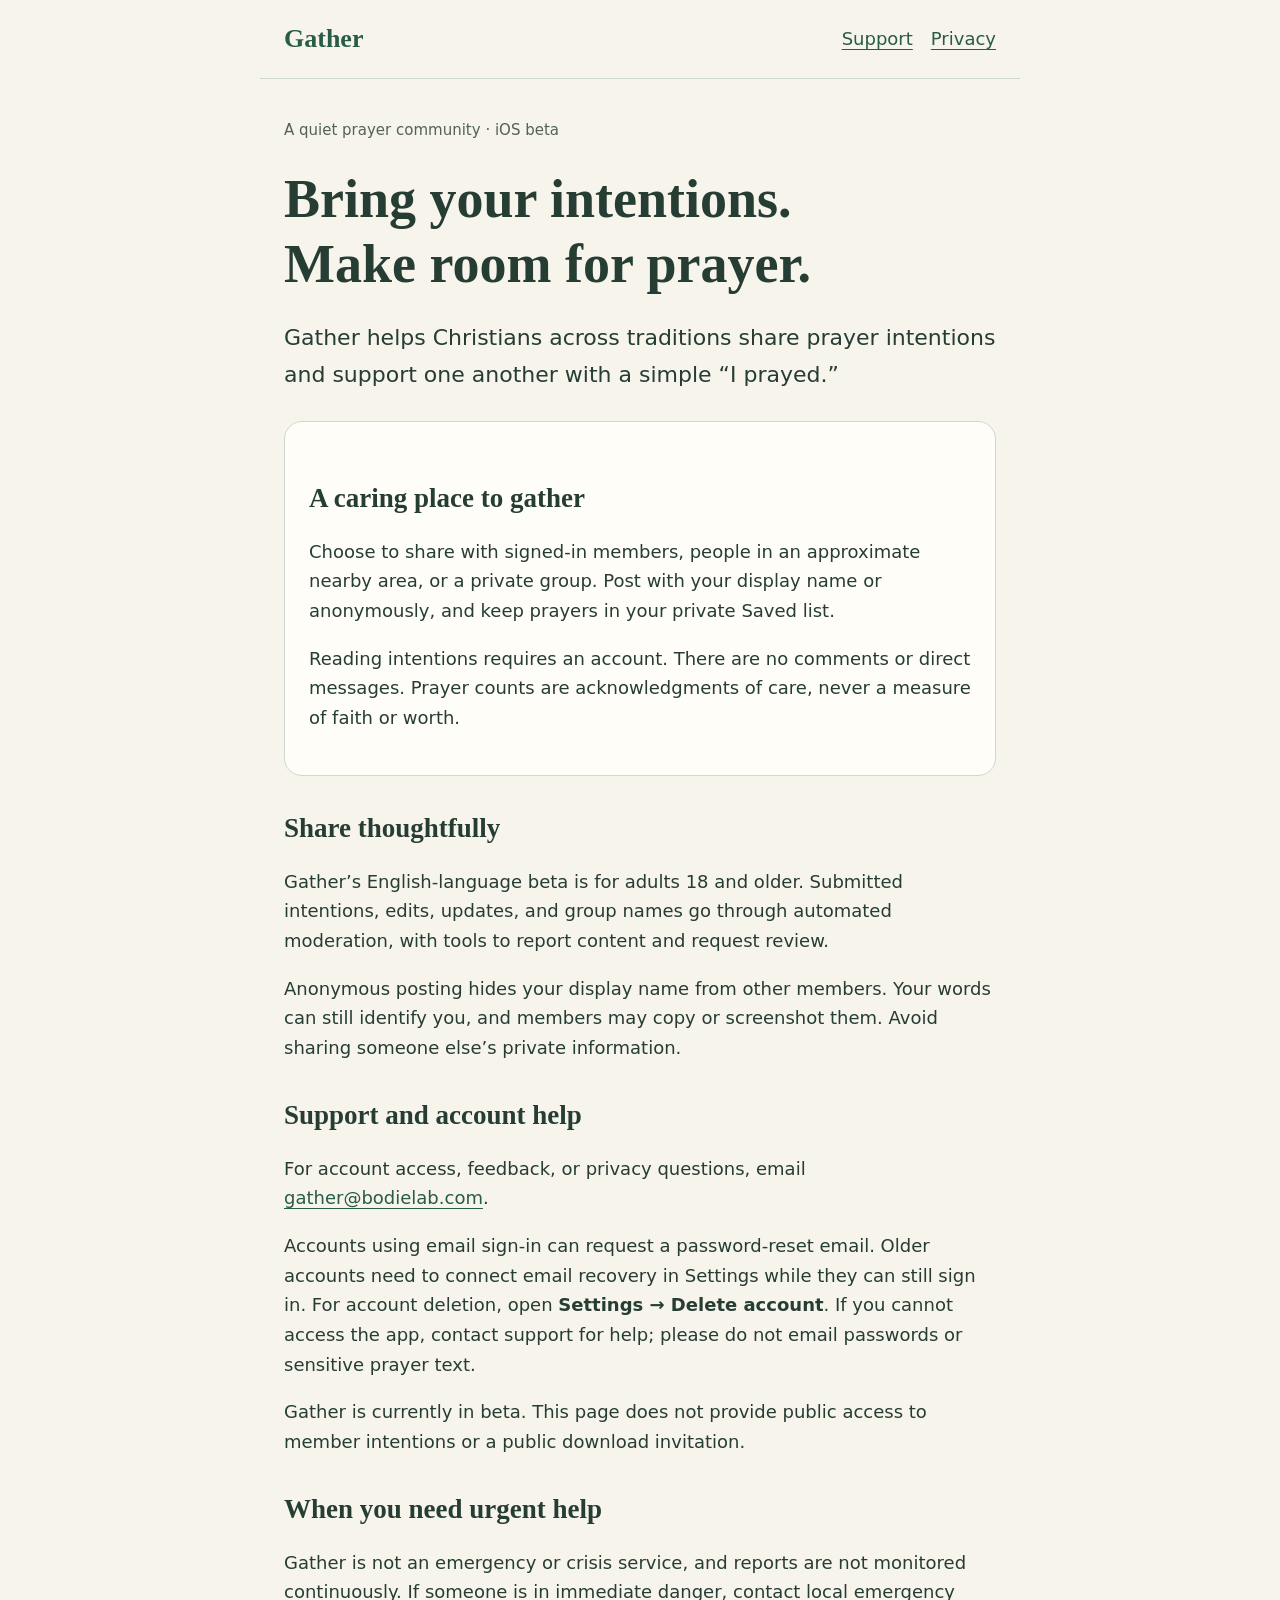
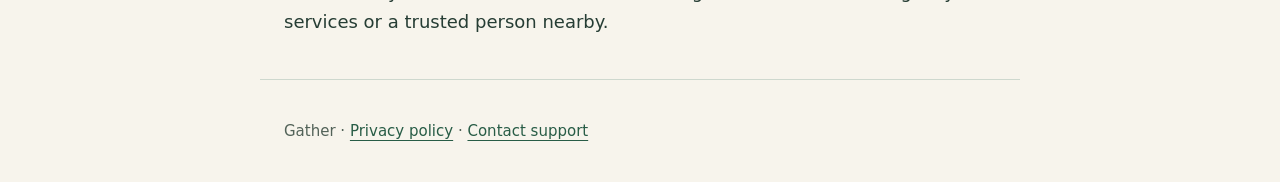
<file: index.html>
<!doctype html>
<html lang="en"><head><meta charset="utf-8"><meta name="viewport" content="width=device-width, initial-scale=1"><meta name="description" content="Gather is a quiet prayer community. Learn about the iOS beta, get account support, and read our privacy policy."><title>Gather — A quiet prayer community</title><link rel="stylesheet" href="site.css"></head>
<body><a class="skip" href="#main">Skip to content</a><header><a class="brand" href="./" aria-label="Gather home">Gather</a><nav aria-label="Main navigation"><a href="#support">Support</a><a href="privacy/">Privacy</a></nav></header>
<main id="main"><p class="eyebrow">A quiet prayer community · iOS beta</p><h1>Bring your intentions.<br>Make room for prayer.</h1><p class="lead">Gather helps Christians across traditions share prayer intentions and support one another with a simple “I prayed.”</p>
<section class="card" aria-labelledby="community"><h2 id="community">A caring place to gather</h2><p>Choose to share with signed-in members, people in an approximate nearby area, or a private group. Post with your display name or anonymously, and keep prayers in your private Saved list.</p><p>Reading intentions requires an account. There are no comments or direct messages. Prayer counts are acknowledgments of care, never a measure of faith or worth.</p></section>
<h2>Share thoughtfully</h2><p>Gather’s English-language beta is for adults 18 and older. Submitted intentions, edits, updates, and group names go through automated moderation, with tools to report content and request review.</p><p>Anonymous posting hides your display name from other members. Your words can still identify you, and members may copy or screenshot them. Avoid sharing someone else’s private information.</p>
<section id="support" aria-labelledby="support-title"><h2 id="support-title">Support and account help</h2><p>For account access, feedback, or privacy questions, email <a href="mailto:gather@bodielab.com">gather@bodielab.com</a>.</p><p>Accounts using email sign-in can request a password-reset email. Older accounts need to connect email recovery in Settings while they can still sign in. For account deletion, open <strong>Settings → Delete account</strong>. If you cannot access the app, contact support for help; please do not email passwords or sensitive prayer text.</p><p>Gather is currently in beta. This page does not provide public access to member intentions or a public download invitation.</p></section>
<h2>When you need urgent help</h2><p>Gather is not an emergency or crisis service, and reports are not monitored continuously. If someone is in immediate danger, contact local emergency services or a trusted person nearby.</p>
</main><footer><p>Gather · <a href="privacy/">Privacy policy</a> · <a href="mailto:gather@bodielab.com">Contact support</a></p></footer></body></html>
</file>
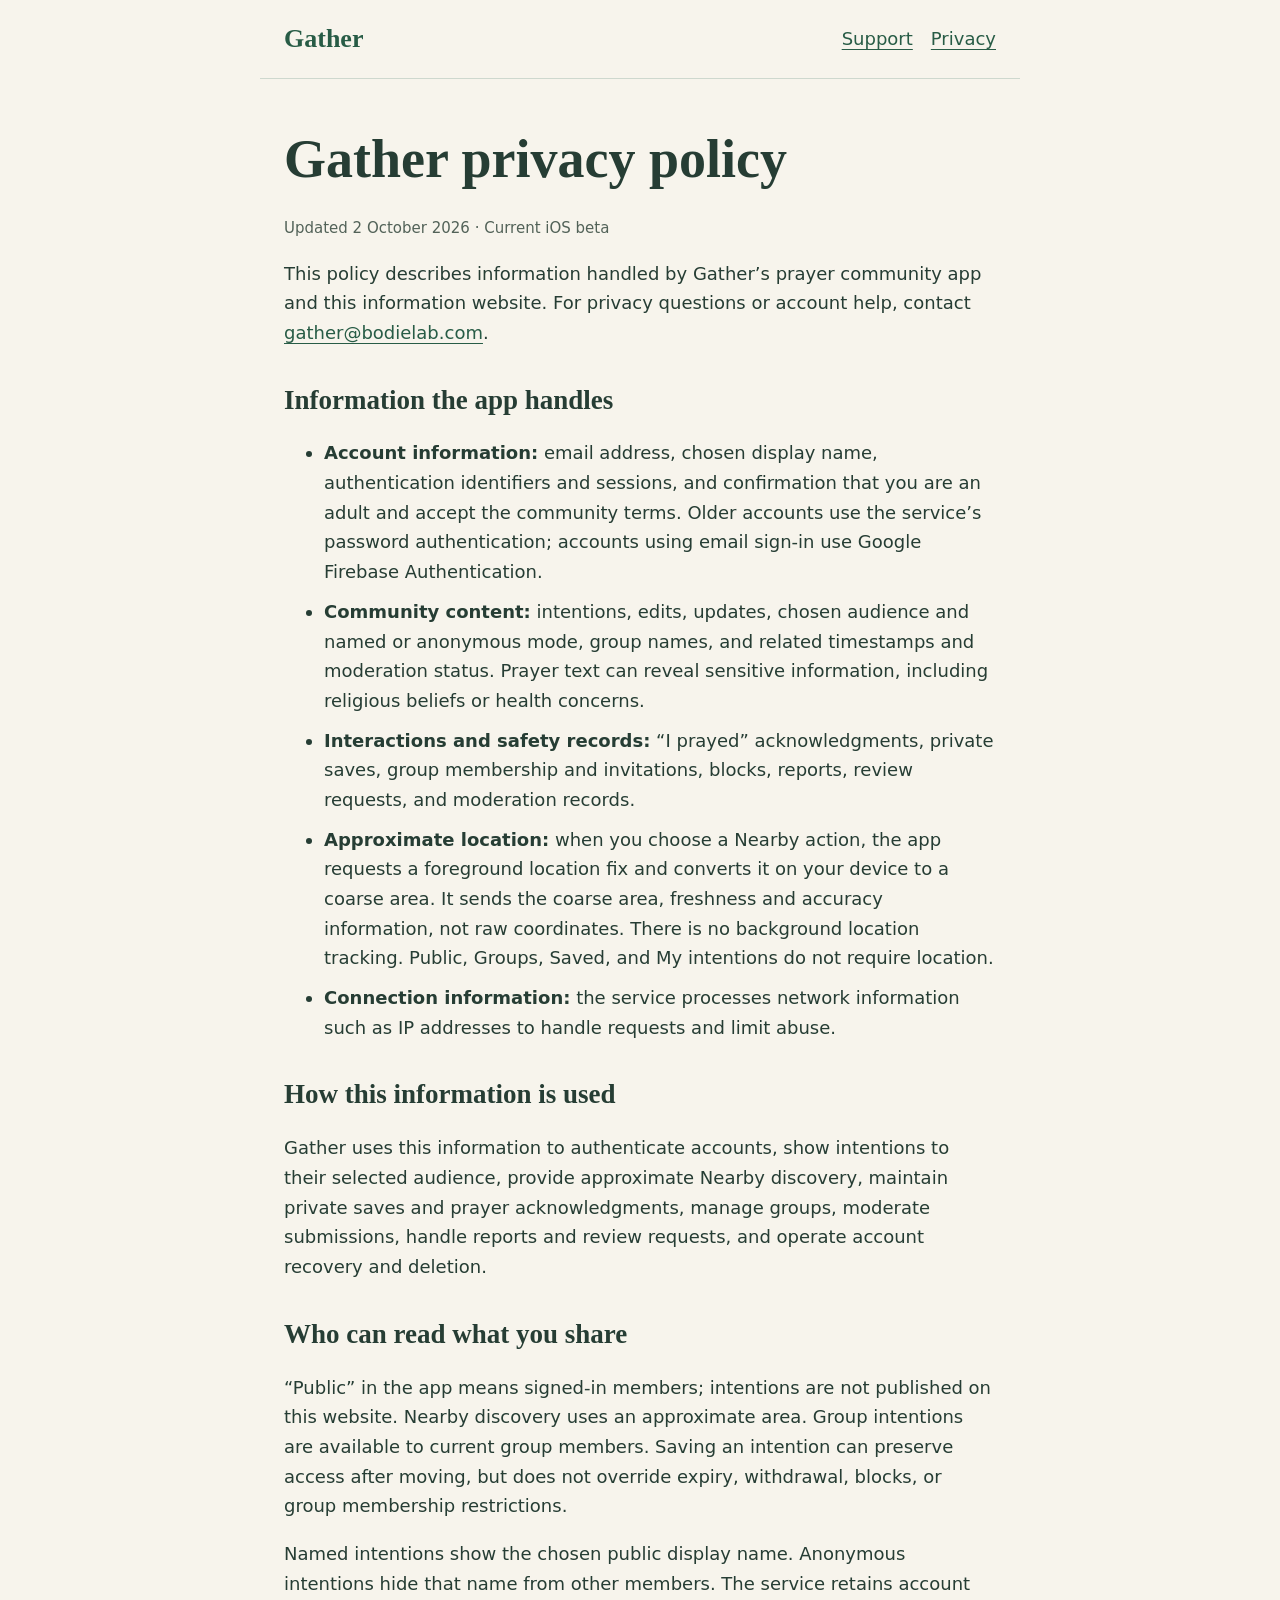
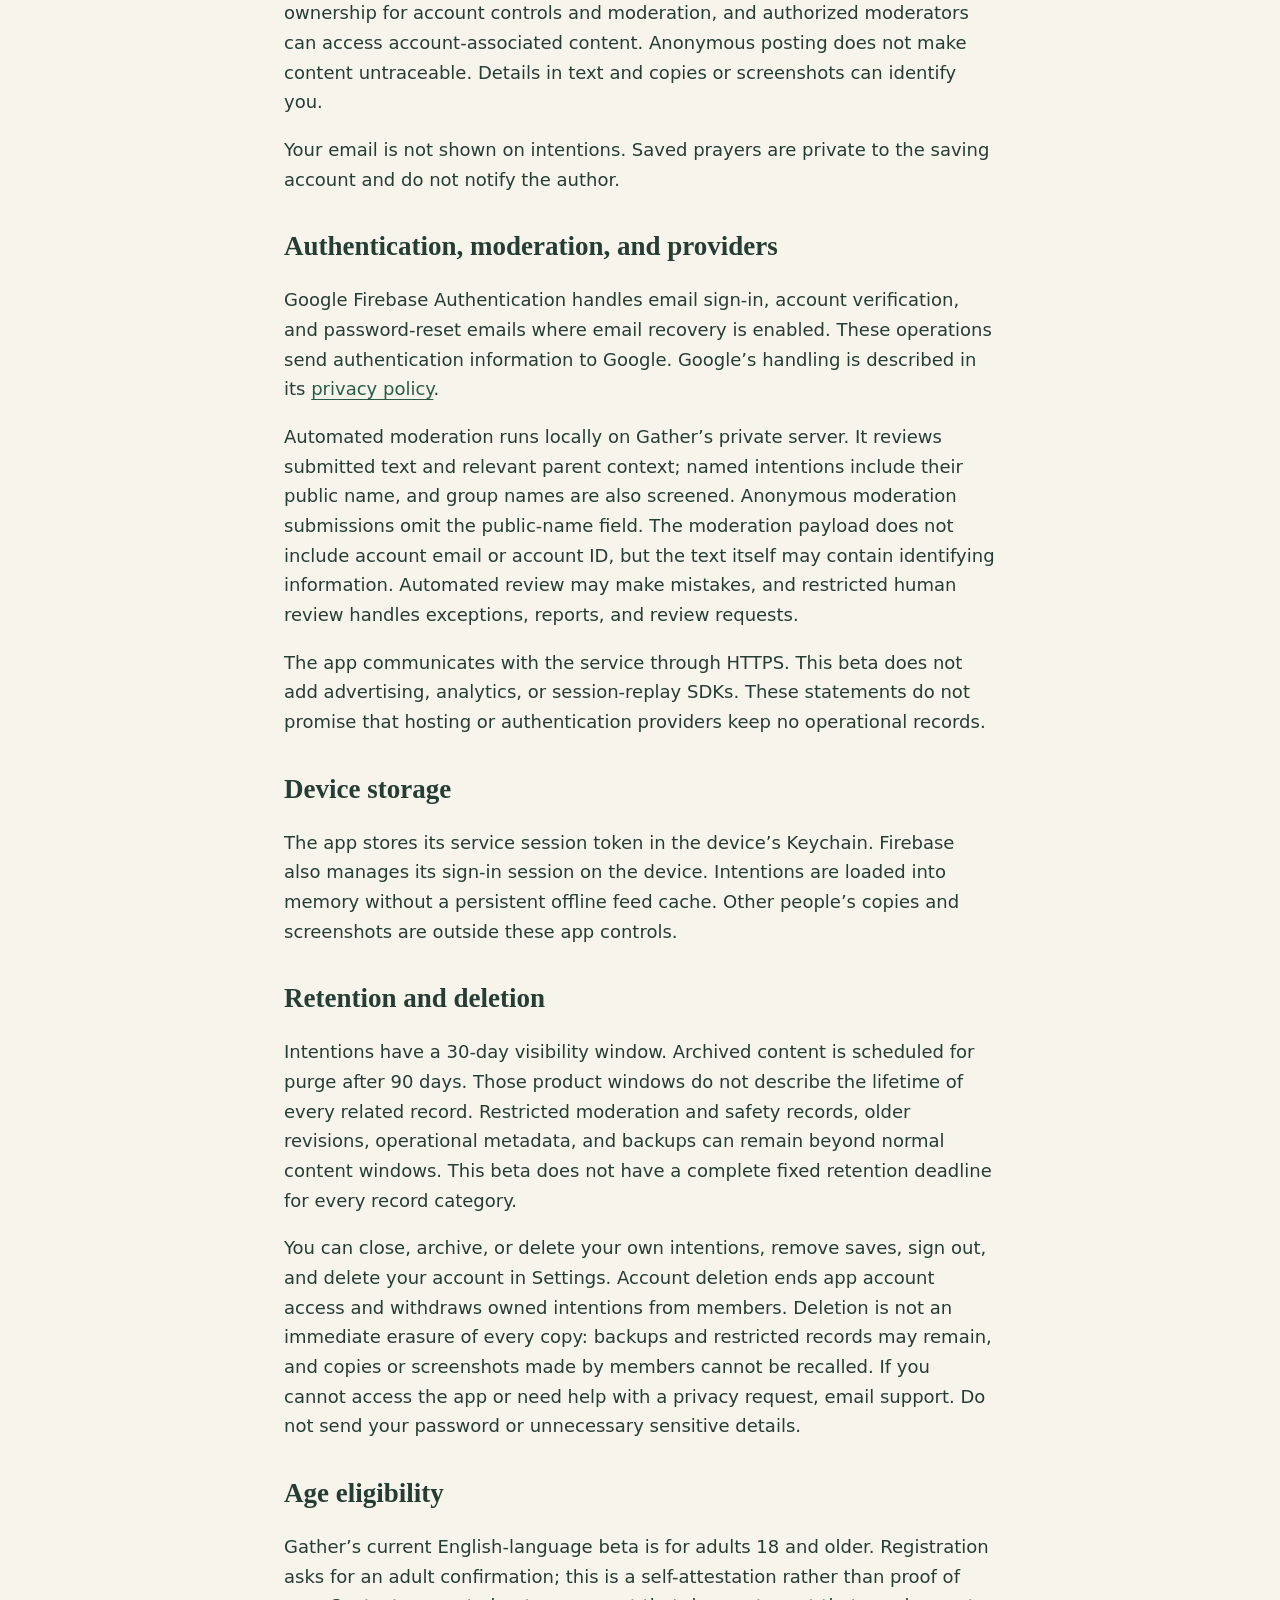
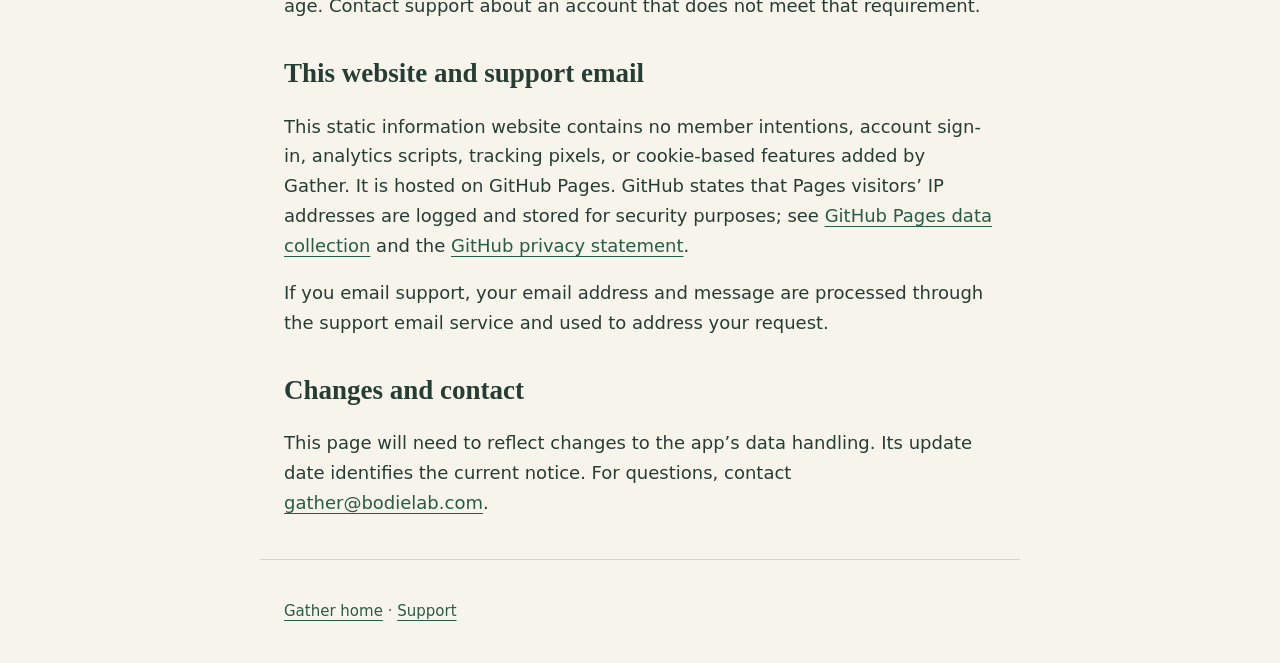
<file: privacy/index.html>
<!doctype html>
<html lang="en"><head><meta charset="utf-8"><meta name="viewport" content="width=device-width, initial-scale=1"><meta name="description" content="How Gather's iOS beta handles account details, prayer intentions, approximate location, moderation, and deletion."><title>Privacy policy — Gather</title><link rel="stylesheet" href="../site.css"></head>
<body><a class="skip" href="#main">Skip to content</a><header><a class="brand" href="../" aria-label="Gather home">Gather</a><nav aria-label="Main navigation"><a href="../#support">Support</a><a href="./" aria-current="page">Privacy</a></nav></header>
<main id="main"><h1>Gather privacy policy</h1><p class="date">Updated 2 October 2026 · Current iOS beta</p><p>This policy describes information handled by Gather’s prayer community app and this information website. For privacy questions or account help, contact <a href="mailto:gather@bodielab.com">gather@bodielab.com</a>.</p>
<h2>Information the app handles</h2><ul><li><strong>Account information:</strong> email address, chosen display name, authentication identifiers and sessions, and confirmation that you are an adult and accept the community terms. Older accounts use the service’s password authentication; accounts using email sign-in use Google Firebase Authentication.</li><li><strong>Community content:</strong> intentions, edits, updates, chosen audience and named or anonymous mode, group names, and related timestamps and moderation status. Prayer text can reveal sensitive information, including religious beliefs or health concerns.</li><li><strong>Interactions and safety records:</strong> “I prayed” acknowledgments, private saves, group membership and invitations, blocks, reports, review requests, and moderation records.</li><li><strong>Approximate location:</strong> when you choose a Nearby action, the app requests a foreground location fix and converts it on your device to a coarse area. It sends the coarse area, freshness and accuracy information, not raw coordinates. There is no background location tracking. Public, Groups, Saved, and My intentions do not require location.</li><li><strong>Connection information:</strong> the service processes network information such as IP addresses to handle requests and limit abuse.</li></ul>
<h2>How this information is used</h2><p>Gather uses this information to authenticate accounts, show intentions to their selected audience, provide approximate Nearby discovery, maintain private saves and prayer acknowledgments, manage groups, moderate submissions, handle reports and review requests, and operate account recovery and deletion.</p>
<h2>Who can read what you share</h2><p>“Public” in the app means signed-in members; intentions are not published on this website. Nearby discovery uses an approximate area. Group intentions are available to current group members. Saving an intention can preserve access after moving, but does not override expiry, withdrawal, blocks, or group membership restrictions.</p><p>Named intentions show the chosen public display name. Anonymous intentions hide that name from other members. The service retains account ownership for account controls and moderation, and authorized moderators can access account-associated content. Anonymous posting does not make content untraceable. Details in text and copies or screenshots can identify you.</p><p>Your email is not shown on intentions. Saved prayers are private to the saving account and do not notify the author.</p>
<h2>Authentication, moderation, and providers</h2><p>Google Firebase Authentication handles email sign-in, account verification, and password-reset emails where email recovery is enabled. These operations send authentication information to Google. Google’s handling is described in its <a href="https://policies.google.com/privacy">privacy policy</a>.</p><p>Automated moderation runs locally on Gather’s private server. It reviews submitted text and relevant parent context; named intentions include their public name, and group names are also screened. Anonymous moderation submissions omit the public-name field. The moderation payload does not include account email or account ID, but the text itself may contain identifying information. Automated review may make mistakes, and restricted human review handles exceptions, reports, and review requests.</p><p>The app communicates with the service through HTTPS. This beta does not add advertising, analytics, or session-replay SDKs. These statements do not promise that hosting or authentication providers keep no operational records.</p>
<h2>Device storage</h2><p>The app stores its service session token in the device’s Keychain. Firebase also manages its sign-in session on the device. Intentions are loaded into memory without a persistent offline feed cache. Other people’s copies and screenshots are outside these app controls.</p>
<h2>Retention and deletion</h2><p>Intentions have a 30-day visibility window. Archived content is scheduled for purge after 90 days. Those product windows do not describe the lifetime of every related record. Restricted moderation and safety records, older revisions, operational metadata, and backups can remain beyond normal content windows. This beta does not have a complete fixed retention deadline for every record category.</p><p>You can close, archive, or delete your own intentions, remove saves, sign out, and delete your account in Settings. Account deletion ends app account access and withdraws owned intentions from members. Deletion is not an immediate erasure of every copy: backups and restricted records may remain, and copies or screenshots made by members cannot be recalled. If you cannot access the app or need help with a privacy request, email support. Do not send your password or unnecessary sensitive details.</p>
<h2>Age eligibility</h2><p>Gather’s current English-language beta is for adults 18 and older. Registration asks for an adult confirmation; this is a self-attestation rather than proof of age. Contact support about an account that does not meet that requirement.</p>
<h2>This website and support email</h2><p>This static information website contains no member intentions, account sign-in, analytics scripts, tracking pixels, or cookie-based features added by Gather. It is hosted on GitHub Pages. GitHub states that Pages visitors’ IP addresses are logged and stored for security purposes; see <a href="https://docs.github.com/en/pages/getting-started-with-github-pages/what-is-github-pages#data-collection">GitHub Pages data collection</a> and the <a href="https://docs.github.com/en/site-policy/privacy-policies/github-general-privacy-statement">GitHub privacy statement</a>.</p><p>If you email support, your email address and message are processed through the support email service and used to address your request.</p>
<h2>Changes and contact</h2><p>This page will need to reflect changes to the app’s data handling. Its update date identifies the current notice. For questions, contact <a href="mailto:gather@bodielab.com">gather@bodielab.com</a>.</p>
</main><footer><p><a href="../">Gather home</a> · <a href="../#support">Support</a></p></footer></body></html>
</file>
<file: site.css>
:root{color-scheme:light;--paper:#f7f4ec;--ink:#263d34;--muted:#526258;--line:#ced8ce;--accent:#285c46}*{box-sizing:border-box}body{margin:0;background:var(--paper);color:var(--ink);font:18px/1.65 system-ui,-apple-system,BlinkMacSystemFont,"Segoe UI",sans-serif}header,main,footer{max-width:760px;margin:auto;padding:24px}header{display:flex;align-items:center;justify-content:space-between;gap:20px;border-bottom:1px solid var(--line)}.brand{font:700 26px Georgia,serif;text-decoration:none}nav{display:flex;flex-wrap:wrap;gap:18px}a{color:var(--accent);text-underline-offset:4px;overflow-wrap:anywhere}a:focus-visible{outline:3px solid var(--accent);outline-offset:5px}.skip{position:absolute;left:12px;top:-100px;background:white;padding:10px}.skip:focus{top:10px}h1,h2{font-family:Georgia,serif;line-height:1.2}h1{font-size:clamp(36px,7vw,54px);margin:24px 0}h2{font-size:27px;margin-top:36px}.eyebrow,.date{font-size:15px;color:var(--muted)}.lead{font-size:22px}.card{border:1px solid var(--line);border-radius:18px;padding:24px;margin:28px 0;background:#fffdf7}footer{font-size:15px;color:var(--muted);border-top:1px solid var(--line)}li+li{margin-top:10px}@media(max-width:480px){header,main,footer{padding:20px}header{align-items:flex-start}.card{padding:20px}nav{gap:12px}body{font-size:17px}}
</file>
